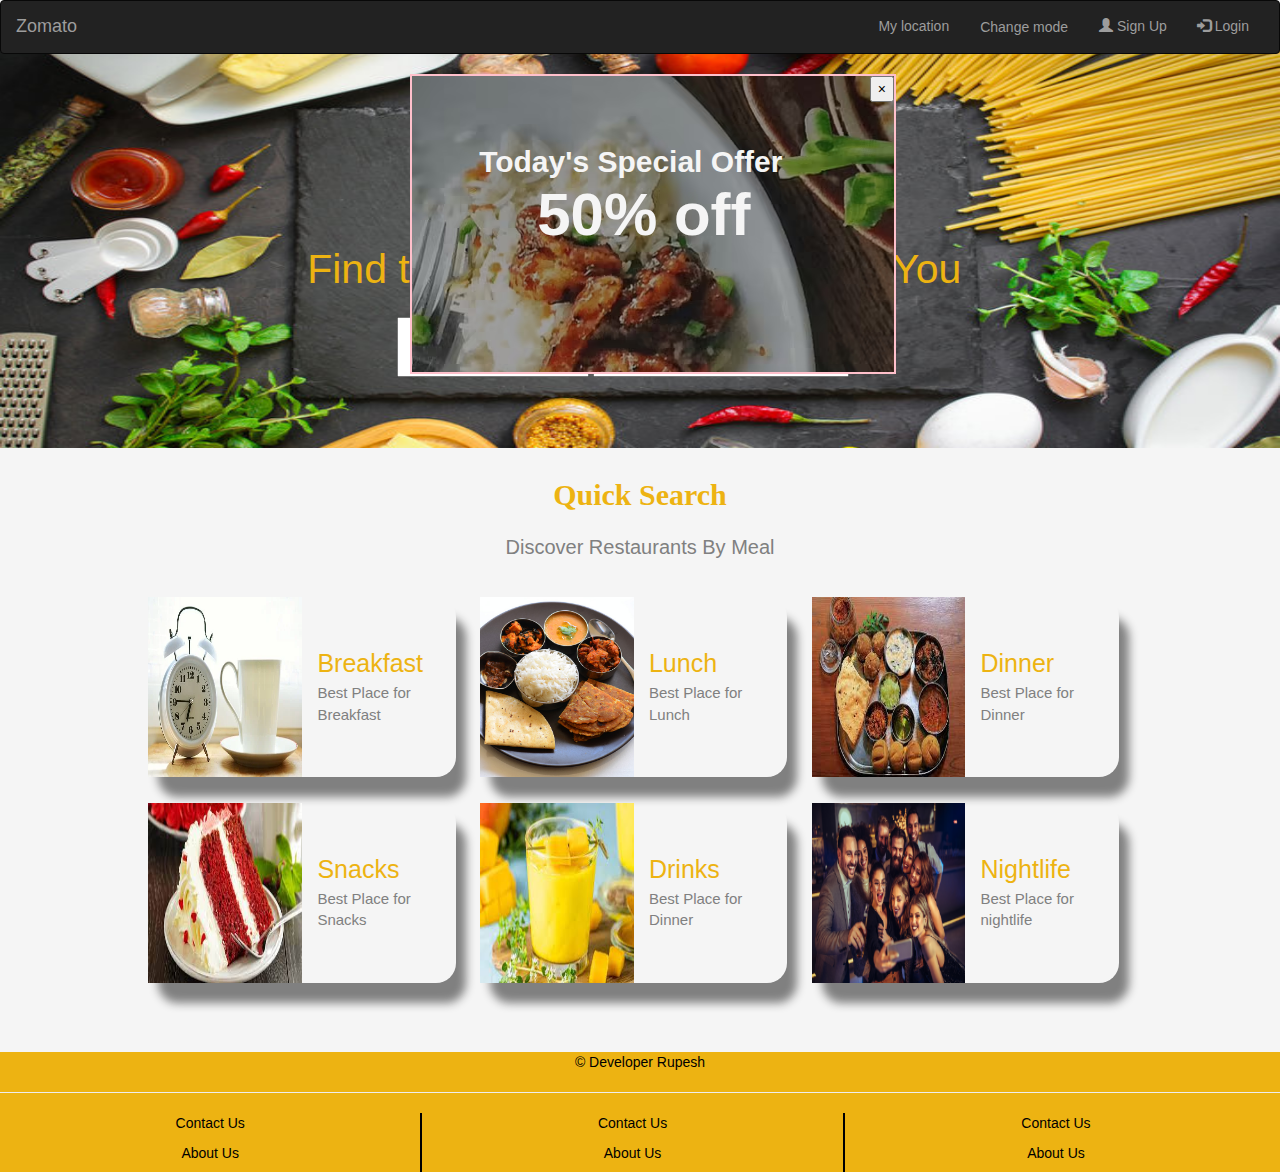
<file: index.html>
<html>
    <head>
        <title>Home Page</title>
        <link rel="stylesheet" href="https://maxcdn.bootstrapcdn.com/bootstrap/3.4.1/css/bootstrap.min.css">
        <script src="https://ajax.googleapis.com/ajax/libs/jquery/3.6.0/jquery.min.js"></script>
        <script src="https://maxcdn.bootstrapcdn.com/bootstrap/3.4.1/js/bootstrap.min.js"></script>
        <link rel="stylesheet" href="home.css"/>
        <script src="home.js"></script>
        <script>
            function changemode(){
               let mybody = document.body
               mybody.classList.toggle('mydark');
            }
        </script>
    </head>
    <body>
        <nav class="navbar navbar-inverse">
            <div class="container-fluid">
                <div class="navbar-header">
                    <button type="button" class="navbar-toggle" data-toggle="collapse" data-target="#edunav">
                        <span class="icon-bar"></span>
                        <span class="icon-bar"></span>
                        <span class="icon-bar"></span>
                    </button>
                    <a class="navbar-brand">
                        Zomato
                    </a>
                </div>
                <div class="navbar-collapse collapse">
                    <ul class="nav navbar-nav navbar-right">
                        <li><a id="geo">My location</a></li>
                        <li><a type="button" class="btn btn" onClick="changemode()">Change mode</a></li>
                        <li><a href="#"><span class="glyphicon glyphicon-user"></span> Sign Up</a></li>
                        <li><a href="#"><span class="glyphicon glyphicon-log-in"></span> Login</a></li>
                        
                    </ul>
                </div>
            </div>    
        </nav>
        <div id="coupon">
            <div class="couponbody">
                Today's Special Offer
                <p class="offer">50% off</p>
            </div>
           <div class="couponbtn"> <button type="button" onClick="closecoupon()">&times;</button>
            </div>
        </div>
        <div id="search">
            <div id="logo">
                <span>R!</span>
            </div>
            <div id="heading">
                Find the Best Restaurants Near You
            </div>
            <div class="dropdown" >
                <select id="city" onChange="getRestaurants()">
                    <option>Select Your City</option>
                </select>
                <select class="restSelect" id="restaurants">
                    <option>Select Your Restaurants</option>  
                </select>
            </div>
        </div>
        <div id="quickSearch">
            <span id="quickheading">
                Quick Search
            </span>
            <span id="subquickheading">
                Discover Restaurants By Meal
            </span>
            <div id="main">
                <div class="tileContainer">
                    <div class="tileComponent1">
                        <img src="Images/breakfast1.webp" alt="Breakfast"/>
                    </div>
                    <div class="tileComponent2">
                        <div class="componentheading">
                            <a href="./listing.html">Breakfast</a>
                        </div>
                        <div class="componentSubheading">
                            Best Place for Breakfast
                        </div>
                    </div>
                </div>
                <div class="tileContainer">
                    <div class="tileComponent1">
                        <img src="Images/indian-lunch.jpg" alt="Lunch"/>
                    </div>
                    <div class="tileComponent2">
                        <div class="componentheading">
                            <a href="./listing.html">Lunch</a>
                        </div>
                        <div class="componentSubheading">
                            Best Place for Lunch
                        </div>
                    </div>
                </div>
                <div class="tileContainer">
                    <div class="tileComponent1">
                        <img src="Images/dinne1.jpg" alt="dinner"/>
                    </div>
                    <div class="tileComponent2">
                        <div class="componentheading">
                            <a href="./listing.html">Dinner</a>
                        </div>
                        <div class="componentSubheading">
                            Best Place for Dinner
                        </div>
                    </div>
                </div>
                <div class="tileContainer">
                    <div class="tileComponent1">
                        <img src= "Images/dessert1.jpg" alt="Snacks"/>
                    </div>
                    <div class="tileComponent2">
                        <div class="componentheading">
                            <a href="./listing.html">Snacks</a>
                        </div>
                        <div class="componentSubheading">
                            Best Place for Snacks
                        </div>
                    </div>
                </div>
                <div class="tileContainer">
                    <div class="tileComponent1">
                        <img src= "Images/drinks1.jpg" alt="Drinks"/>
                    </div>
                    <div class="tileComponent2">
                        <div class="componentheading">
                            <a href="./listing.html">Drinks</a>
                        </div>
                        <div class="componentSubheading">
                            Best Place for Dinner
                        </div>
                    </div>
                </div>
                <div class="tileContainer">
                    <div class="tileComponent1">
                        <img src= "Images/nightlife.png" alt="Nightlife"/>
                    </div>
                    <div class="tileComponent2">
                        <div class="componentheading">
                            <a href="./listing.html">Nightlife</a>
                        </div>
                        <div class="componentSubheading">
                            Best Place for nightlife
                        </div>
                    </div>
                </div>
            </div>
        </div>
        <div id="footer">
            <p id="footText">&copy; Developer Rupesh </p>
            <hr/>
            <div class="footDiv">
                <p>Contact Us</p>
                <p>About Us</p>
            </div>
            <div class="footDiv">
                <p>Contact Us</p>
                <p>About Us</p>
            </div>
            <div class="footDiv noBorder">
                <p>Contact Us</p>
                <p>About Us</p>
            </div>    
        </div>
        <script>
            let x = document.getElementById("geo");
                  function geolocation(){
                    if(navigator.geolocation){
                         navigator.geolocation.getCurrentPosition(myposition)
                      }else{
                          x.innerText="Geo not Supported"
                     }
                  }

                  function myposition(data){
                    // console.log(data)
                    // x.innerText=`latitude is ${data.coords.latitude} and longitude is ${data.coords.longitude}`
                    let latitude = data.coords.latitude;
                    let longitude = data.coords.longitude;
                    const url =`https://api.openweathermap.org/data/2.5/forecast/daily?lat=${latitude}&lon=${longitude}&mode=json&units=metric&cnt=1&appid=fbf712a5a83d7305c3cda4ca8fe7ef29`;


                    ///api calling
                    fetch(url,{method:'GET'})
                    ////return promise
                    .then((res) => res.json())
                    ////return data
                    .then((data) => {
                      let cityname = data.city.name
                      let wheather = data.list[0].temp.night
                      x.innerText = `${cityname} at ${wheather}°C`;
                    })
                    
                  }

        </script>
        <script>
            window.onload = loadcoupon();
            window.onload = geolocation();
            window.onload = getcity();
        </script>
    </body>
</html>
</file>
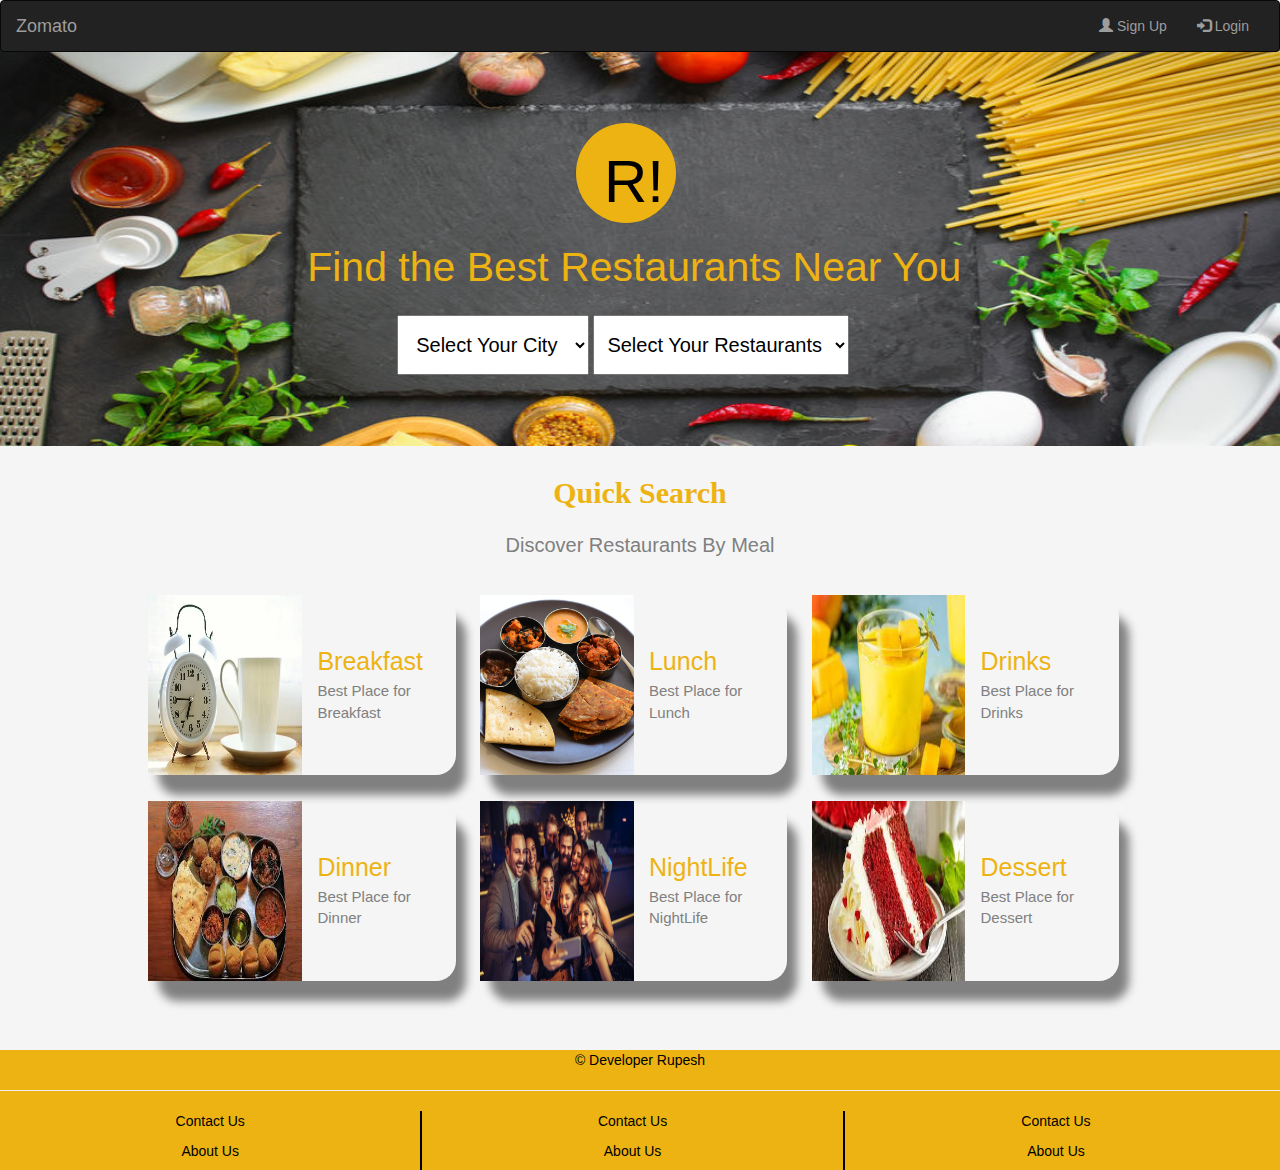
<file: home.html>
<html>
    <head>
        <title>Home Page</title>
        <link rel="stylesheet" href="https://maxcdn.bootstrapcdn.com/bootstrap/3.4.1/css/bootstrap.min.css">
        <script src="https://ajax.googleapis.com/ajax/libs/jquery/3.6.0/jquery.min.js"></script>
        <script src="https://maxcdn.bootstrapcdn.com/bootstrap/3.4.1/js/bootstrap.min.js"></script>
        <link rel="stylesheet" href="home.css"/>
    </head>
    <body>
        <nav class="navbar navbar-inverse">
            <div class="container-fluid">
                <div class="navbar-header">
                    <button type="button" class="navbar-toggle" data-toggle="collapse" data-target="#edunav">
                        <span class="icon-bar"></span>
                        <span class="icon-bar"></span>
                        <span class="icon-bar"></span>
                    </button>
                    <a class="navbar-brand">
                        Zomato
                    </a>
                </div>
                <div class="navbar-collapse collapse">
                    <ul class="nav navbar-nav navbar-right">
                        <li><a href="#"><span class="glyphicon glyphicon-user"></span> Sign Up</a></li>
                        <li><a href="#"><span class="glyphicon glyphicon-log-in"></span> Login</a></li>
                    </ul>
                </div>
            </div>    
        </nav>
        <div id="search">
            <div id="logo">
                <span>R!</span>
            </div>
            <div id="heading">
                Find the Best Restaurants Near You
            </div>
            <div class="dropdown">
                <select>
                    <option>Select Your City</option>
                    <option>Delhi</option>
                    <option>Mumbai</option>
                    <option>Pune</option>
                </select>
                <select class="restSelect">
                    <option>Select Your Restaurants</option>
                    <option>Cafe Mania</option>
                    <option>Hotel Taj</option>
                    <option>Roll House</option>
                </select>
            </div>
        </div>
        <div id="quickSearch">
            <span id="quickheading">
                Quick Search
            </span>
            <span id="subquickheading">
                Discover Restaurants By Meal
            </span>
            <div id="main">
                <div class="tileContainer">
                    <div class="tileComponent1">
                        <img src="Images/breakfast1.webp" alt="Breakfast"/>
                    </div>
                    <div class="tileComponent2">
                        <div class="componentheading">
                            <a href="../Listingpage/listing.html">Breakfast</a>
                        </div>
                        <div class="componentSubheading">
                            Best Place for Breakfast
                        </div>
                    </div>
                </div>
                <div class="tileContainer">
                    <div class="tileComponent1">
                        <img src="Images/indian-lunch.jpg" alt="Lunch"/>
                    </div>
                    <div class="tileComponent2">
                        <div class="componentheading">
                            <a href="../Listingpage/listing.html">Lunch</a>
                        </div>
                        <div class="componentSubheading">
                            Best Place for Lunch
                        </div>
                    </div>
                </div>
                <div class="tileContainer">
                    <div class="tileComponent1">
                        <img src="Images/drinks1.jpg" alt="Drinks"/>
                    </div>
                    <div class="tileComponent2">
                        <div class="componentheading">
                            <a href="../Listingpage/listing.html">Drinks</a>
                        </div>
                        <div class="componentSubheading">
                            Best Place for Drinks
                        </div>
                    </div>
                </div>
                <div class="tileContainer">
                    <div class="tileComponent1">
                        <img src="Images/dinne1.jpg" alt="Dinner"/>
                    </div>
                    <div class="tileComponent2">
                        <div class="componentheading">
                            <a href="../Listingpage/listing.html">Dinner</a>
                        </div>
                        <div class="componentSubheading">
                            Best Place for Dinner
                        </div>
                    </div>
                </div>
                <div class="tileContainer">
                    <div class="tileComponent1">
                        <img src="Images/nightlife.png" alt="Nightlife"/>
                    </div>
                    <div class="tileComponent2">
                        <div class="componentheading">
                            <a href="../Listingpage/listing.html">NightLife</a>
                        </div>
                        <div class="componentSubheading">
                            Best Place for NightLife
                        </div>
                    </div>
                </div>
                <div class="tileContainer">
                    <div class="tileComponent1">
                        <img src="Images/dessert1.jpg" alt="Dessert"/>
                    </div>
                    <div class="tileComponent2">
                        <div class="componentheading">
                            <a href="../Listingpage/listing.html">Dessert</a>
                        </div>
                        <div class="componentSubheading">
                            Best Place for Dessert
                        </div>
                    </div>
                </div>
            </div>
        </div>
        <div id="footer">
            <p id="footText">&copy; Developer Rupesh </p>
            <hr/>
            <div class="footDiv">
                <p>Contact Us</p>
                <p>About Us</p>
            </div>
            <div class="footDiv">
                <p>Contact Us</p>
                <p>About Us</p>
            </div>
            <div class="footDiv noBorder">
                <p>Contact Us</p>
                <p>About Us</p>
            </div>    
        </div>
    </body>
</html>
</file>
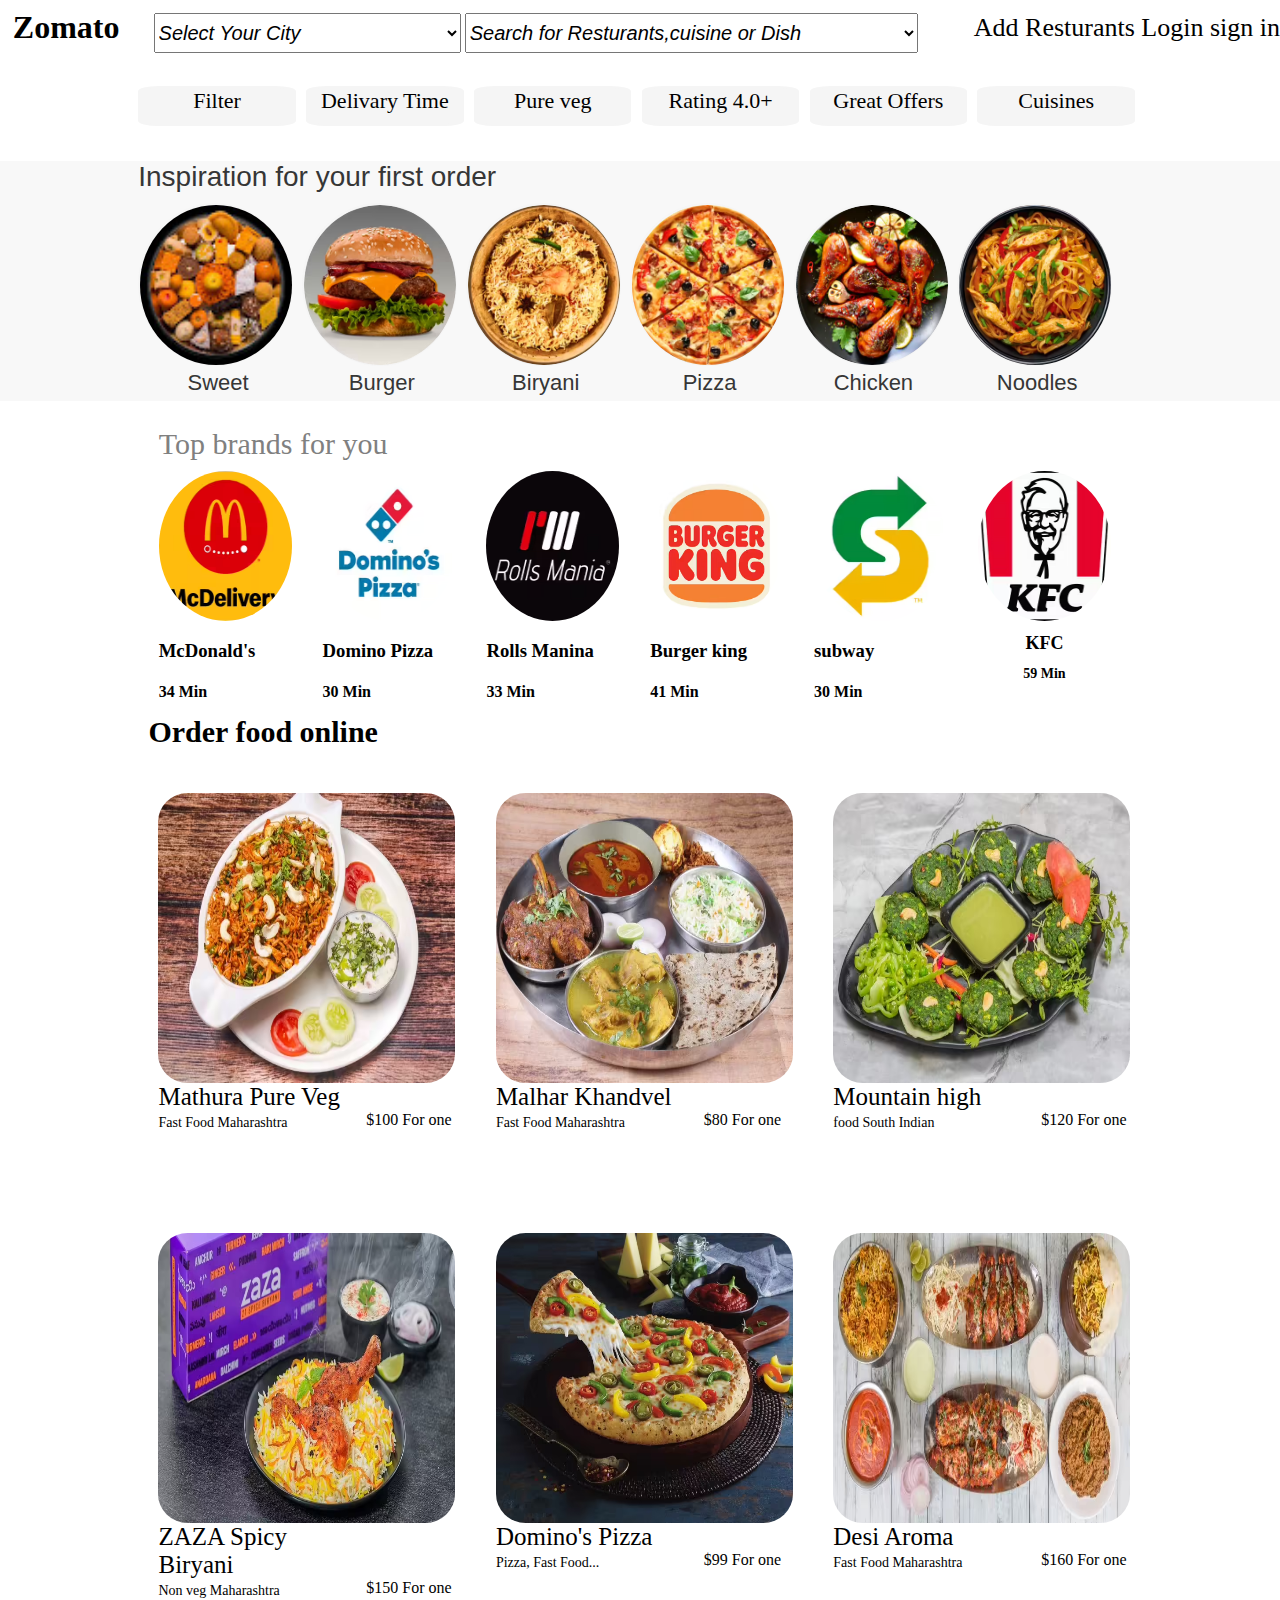
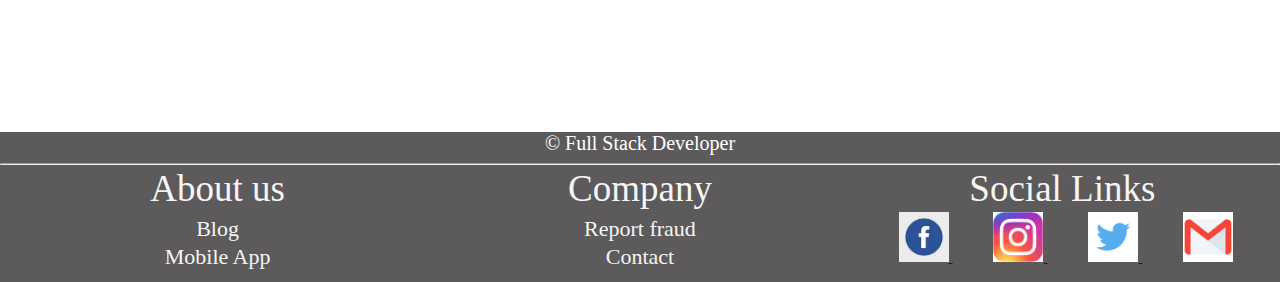
<file: listing.html>
<html>
    <head>
        <title>Zomato</title>
        <link rel="stylesheet" href="listing.css">
        <link href="./images/zicon.png" rel="icon">
    </head>
    <body>
        <div id="header">
            <div id="icon">
                <h1>Zomato</h1>
            </div>  
                <div id="add">
                    <span class="triple">Add Resturants</span>
                    <span class="triple">Login</span>
                    <span class="triple">sign in</span>
                </div>
                <div id="searchbox"></div>
                <div class="dropdown">
                    <select>
                        <option>Select Your City</option>
                        <option>Pune</option>
                        <option>Mumbai</option>
                   </select>
                   <select class="restselect">
                     <option>Search for Resturants,cuisine or Dish</option>
                     <option>Tani Cafe</option>
                     <option>Taj Hotel</option>
                </select>
                 </div>
        </div>
        <div id="type">
            <div class="filterbox">
                <span>Filter</span>
            </div>   
            <div class="filterbox">
                <span>Delivary Time</span>
            </div>
            <div class="filterbox">
                <span>Pure veg</span>
            </div>
            <div class="filterbox">
                <span>Rating 4.0+</span>
            </div>
            <div class="filterbox"> 
                <span>Great Offers</span>
            </div>
            <div class="filterbox">
                <span>Cuisines</span>
            </div>
            
        </div>
        <div id="inspirationblock">
            <div id="insborder">
                <div id="insheading">
                    Inspiration for your first order
                </div>
                <div class="insbox">
                    <div class="insround">
                        <img src="./Images/Sweet.jpg" alt="sweetimage">
                    </div>
                    <div class="inssquare">
                        <span>Sweet</span></div>
                </div>
                <div class="insbox">
                    <div class="insround">
                        <img src="./Images/burger.avif" alt="Burgerimage">
                    </div>
                    <div class="inssquare">
                        <span>Burger</span></div>
                </div>
                <div class="insbox">
                    <div class="insround">
                        <img src="./Images/BIryani.avif" alt="Biryaniimage">
                    </div>
                    <div class="inssquare">
                        <span>Biryani</span></div>
                </div>
                <div class="insbox">
                    <div class="insround">
                        <img src="./Images/pizza.avif" alt="Pizzaimage">
                    </div>
                    <div class="inssquare">
                        <span>Pizza</span></div>
                </div>
                <div class="insbox">
                    <div class="insround">
                        <img src="./Images/chicjen.webp" alt="chickenimage">
                    </div>
                    <div class="inssquare">
                        <span>Chicken</span></div>
                </div>
                <div class="insbox">
                    <div class="insround">
                        <img src="./Images/noodies.avif" alt="Noodlesimage">
                    </div>
                    <div class="inssquare">
                        <span>Noodles</span></div>
                </div>
            </div>
        </Div>
        <div id="brands">
            <div id="brandsheading">Top brands for you</div>
            <div class="brandsbox" >
                    <div class="brandsround">
                        <img src="./Images/Mcdelivery.avif" alt="McDonlads Image">
                    </div>
                    <div class="brandssquare">
                        <h3>McDonald's</h3>
                        <h4>34 Min</h4>
                    </div> 
            </div>
            <div class="brandsbox" >
                <div class="brandsround">
                    <img src="./Images/donimo.avif" alt="Dominp Image">
                </div>
                <div class="brandssquare">
                    <h3>Domino Pizza</h3>
                    <h4>30 Min</h4>
                </div>   
            </div>
            <div class="brandsbox" >
                <div class="brandsround">
                    <img src="./Images/rolls mania.avif" alt="Rolls Mania Image">
                </div>
                <div class="brandssquare">
                    <h3>Rolls Manina</h3>
                    <h4>33 Min</h4>
                </div>    
            </div>
            <div class="brandsbox" >
                <div class="brandsround">
                    <img src="./Images/burgerking.avif" alt="Burger Image">
                </div>
                <div class="brandssquare">
                    <h3>Burger king</h3>
                    <h4>41 Min</h4>
                </div>
            </div>
            <div class="brandsbox" >
                <div class="brandsround">
                    <img src="./Images/subway.avif" alt="subway Image">
                </div>
                <div class="brandssquare">
                    <h3>subway</h3>
                    <h4>30 Min</h4>
                </div>
            </div>
            <div class="brandsbox" >
                <div class="brandsround">
                    <img src="./Images/Kfc.avif" alt="KFC Image">
                </div>
                <div class="brandssquare">
                    <h1>KFC</h1>
                    <h2>59 Min</h2>
                </div>
            </div>
        </div>
    <div id="varity">
        <H3>Order food online</H3>
        <div class="varitybox">
            <div class="varityimgpart">
                <img src="./Images/mathura pune.avif" alt="Food image">
            </div>
            <div class="varityimgdis">
                <div class="varitydisheading">Mathura Pure Veg</div>
                <div class="varitydissubheading">Fast Food Maharashtra</div>
                <div class="varityprize">
                    <p>$100 For one</p>
                </div>
            </div>
        </div>
        <div class="varitybox">
            <div class="varityimgpart">
                <img src="./Images/Malhar khanavel.avif" alt="Food image">
            </div>
            <div class="varityimgdis">
                <div class="varitydisheading">Malhar Khandvel</div>
                <div class="varitydissubheading">Fast Food Maharashtra</div>
                <div class="varityprize">
                    <p>$80 For one</p>
                </div>
            </div>
        </div>
        <div class="varitybox">
            <div class="varityimgpart">
                <img src="./Images/Mountain high.avif" alt="Food image">
            </div>
            <div class="varityimgdis">
                <div class="varitydisheading">Mountain high</div>
                <div class="varitydissubheading">food South Indian</div>
                <div class="varityprize">
                    <p>$120 For one</p>
                </div>
            </div>
        </div>
        <div class="varitybox">
            <div class="varityimgpart">
                <img src="./Images/zaza spicy biryani.avif" alt="Food image">
            </div>
            <div class="varityimgdis">
                <div class="varitydisheading">ZAZA Spicy Biryani</div>
                <div class="varitydissubheading">Non veg Maharashtra</div>
                <div class="varityprize">
                    <p>$150 For one</p>
                </div>
            </div>
        </div>
        <div class="varitybox">
            <div class="varityimgpart">
                <img src="./Images/Dominos pizza.avif" alt="Food image">
            </div>
            <div class="varityimgdis">
                <div class="varitydisheading">Domino's Pizza</div>
                <div class="varitydissubheading">Pizza, Fast Food... </div>
                <div class="varityprize">
                    <p>$99 For one</p>
                </div>
            </div>
        </div>
        <div class="varitybox">
            <div class="varityimgpart">
                <img src="./Images/Desi aroma.avif" alt="Food image">
            </div>
            <div class="varityimgdis">
                <div class="varitydisheading">Desi Aroma</div>
                <div class="varitydissubheading">Fast Food Maharashtra</div>
                <div class="varityprize">
                    <p>$160 For one</p>
                </div>
            </div>
        </div>
    </div>
    <div id="footer" >        <!-- foorterstart -->
        <div id="copytext">&copy; Full Stack Developer</div>
        <hr>
        <div class="footdev">
              <div class="footheading">About us </div>
              <div class="footsubheading">
                <p>Blog</p>
                <p>Mobile App</p>
            </div>         
        </div>
        <div class="footdev">
            <div class="footheading">Company</div>
              <div class="footsubheading">
                <p>Report fraud</p>
                <p>Contact</p>
            </div>         
        </div>
        <div class="footdev ">
            <div class="footheading">Social Links</div>
            <div id="social">
                <a href="https://www.facebook.com/" target="_blank">
                    <img src="./Images/facebook logo.jpg" alt="facebookImage" class="slogo">
                </a>
                <a href="https://www.instagram.com/" target="_blank">
                    <img src="./Images/instagram.jpg" alt="instagramImage" class="slogo">
                </a>
                <a href="https://www.twitter.com/" target="_blank">
                    <img src="./Images/Twitter.png" alt="twitterImage" class="slogo">
                </a>
                <a href="https://www.gmail.com/" target="_blank">
                    <img src="./Images/mail.png" alt="gmailImage" class="slogo">
                </a>
            </div>
            
        </div>
        </div>
    </div>    
</body>
</html>
</file>
<file: home.css>
body{
    background-color: whitesmoke;
    color: black;
}

a{
    text-decoration: none;
}

#header{
    height:60px;
    background-color:#edb312;
}

#icon{
    float: left;
    margin-left:1%;
    margin-top:-1%
}


#social{
    float: right; 
}

.slogo{
    height:50px;
    width:50px;
}

#search{
    height: 400px;
    width: 100%;
    background-image: url(Images/food-wallpaper.png);
    background-repeat: no-repeat;
    background-size:100% 400px;
    margin-top: -2%;
}

#logo{
    height: 100px;
    width: 100px;
    background-color:#edb312;
    border-radius: 50%;
    margin-left: 45%;
    margin-top:6%;
    position:absolute;
    animation:revolve 5s infinite
}

@keyframes revolve{
    0% {transform:rotate(30deg)}
    25% {transform:rotate(90deg)}
    50% {transform:rotate(180deg)}
    75% {transform:rotate(270deg)}
    100% {transform:rotate(360deg)}

}
#logo>span{
    margin-left: 28%;
    margin-top:16%;
    position:absolute;
    font-size: 60px;
}

#heading{
    margin-left: 24%;
    margin-top: 15%;
    position: absolute;
    font-size: 41px;
    color: #edb312;
}

.dropdown{
    height: 60px;
    width: 50%;
    margin-left:31%;
    margin-top:21%;
    position: absolute;
}

select{
    height:60px;
    width:30%;
    font-size:20px;
    text-align:center;
}

.restSelect{
    width:40%;
}

/*QuickSearch CSS*/
#quickSearch{
    width:80%;
    margin-left:10%;
    margin-top: 2%;
}

#quickheading{
    text-align: center;
    font-size:30px;
    font-weight:bold;
    color:#edb312;
    display:block;
    font-family:Georgia, 'Times New Roman', Times, serif;
}

#subquickheading{
    text-align: center;
    font-size:20px;
    color:gray;
    display:block;
    line-height:3;
}

.tileContainer{
    height:180px;
    width:30%;
    display:inline-block;
    margin-left:2%;
    margin-top:2%;
    box-shadow: 10px 20px 10px gray;
    border-radius: 20px;
}

.tileContainer:hover{
    transform:scale(1.1)

}

.tileComponent1{
    height:180px;
    width:50%;
    float:left;
}

.tileComponent1 > img{
    height:180px;
    width:100%;
}

.tileComponent2{
    width:45%;
    margin-top: 16%;
    margin-left: 5%;
    float:left;
}

.componentheading > a{
    color:#edb312;
    font-size:25px;
}

.componentSubheading{
    color:gray;
    font-size:15px;
}
/*footer CSS*/
#footer{
    height:120px;
    width:100%;
    margin-top: 5%;
    background-color:#edb312;
}

#footText{
    text-align: center;
}

.footDiv{
    height:59px;
    width:33%;
    float: left;
    border-right: 2px solid black;
    text-align: center;
}

.noBorder{
    border:none 
}
#coupon{
    background-image: url(./Images/coupan.avif);
    height: 300px;
    width: 38%;
    margin-left: 32%;
    border: 2px solid pink;
    z-index: 100;
    position: absolute;
    display: block;
}

.couponbody{
    margin-top: 65px;
    margin-left:14%;
    font-size:30px;
    font-weight: bold;
    color:whitesmoke;

}
.offer{
    margin-top: -12px;
    margin-left:14%;
    font-size:60px;
    font-weight: bold;
    color:whitesmoke;
    
    
}
.couponbtn{
    margin-top: -192px;
    float: right;

}


@media screen  and (max-width:1400px){
    

}

@media screen  and (max-width:1200px){
   
    .dropdown {
        width: 60%;
        margin-left: 28%;
        margin-top: 26%;
    }
    #heading {
        margin-left: 23%;
        margin-top: 19%;
        font-size: 37px;
    }
    #logo {
        margin-top: 8%;
    }
}

@media screen  and (max-width:1000px){
    
    .dropdown {
        margin-left: 23%;
        margin-top: 30%;
        width:73%;
    }
    #heading {
        margin-left: 23%;
        margin-top: 24%;
        font-size: 30px;
    }
    #logo {
        margin-left: 43%;
        margin-top:10%;
    }

}

@media screen  and (max-width:800px){
   
    .dropdown {
        margin-left: 24%;
        margin-top: 45%;
    }
    #heading {
        margin-left: 23%;
        margin-top: 36%;
        font-size: 19px;
    }
    #logo {
        margin-top: 15%;
        margin-left: 42%;
    }
    .tileContainer {
        width: 100%;
    }
}

@media screen  and (max-width:500px){
   
    #logo {
        height: 85px;
        width: 85px;
        margin-left: 40%;
        margin-top: 20%;
    }
    .dropdown {
        margin-left: 24%;
        margin-top: 55%;
    }
    #heading {
        margin-left: 24%;
        margin-top: 44%;
        font-size: 16px;
    }
}

.mydark{
    background-color: black;
    color: whitesmoke;
}
</file>
<file: listing.css>
body{
    margin: auto;
}
/*header css*/    
#header{
    height: 60px;
    width: 100%;
    background-color: white;
}
#icon{
    float: left;
    margin-left: 1%;
    margin-top: -1%;
    color: black;

}
#add{
    float: right;
    color: black;
    font-size: 26px;
    margin-left:0%;
    margin-top: 1%;
}
.dropdown{
    height: 40px;
    width: 60%;
    margin-left:12%;
    margin-top: 1%;
  
    position:absolute
}
select{
    height: 40px;
    width: 40%;
    font-size: 20px;
    font-style: italic;
    
}
.restselect{
    width: 59%;
}

/* filter css */
#type{
    height: 50px;
    width: 80%;
    
    margin-top: 2%;
    margin-left: 10%;
    
}

.filterbox{
    height: 36px;
    width: 15%;
    border:2px solid whitesmoke;
    background-color: whitesmoke;
    margin-left: 1%;
    float: left;
    text-align: center;
    border-radius: 13%;
   
    
    
}

.filterbox > span{
    font-size: 22px;
    text-align: center;
    

} 
    






/* inspiration */
#inspirationblock{
    height: 240px;
    width: 100%;
    background-color: rgb(248, 248, 248);
    margin-top: 2%;
}
#insborder{
    height: 239px;
    width: 80%;
    
    margin-top: 2%;
    margin-left: 10%;

}
#insheading{
    font-size: 28px;
    margin-left: 1%;
    font-family: okra,Helvetica,sans-serif;
   color: rgb(54, 54, 54);
    
    

}
.insbox{
    height: 200px;
    width: 15%;
    
    float: left;
    margin-left: 1%;
    margin-top: 1%;
    

}
.insround{
    height: 160px;
    width: 99%;
    border: 1px solid whitesmoke;
    border-radius: 60%;

}
.insround > img{
    height: 160px;
    width: 100%;
    border: 1px solid whitesmoke;
    border-radius: 60%;
}

.inssquare{
    height: 37px;
    width: 99%;
    
    text-align: center;
    margin-top: 3%;
    

}
.inssquare > span{
   font-size: 22px;
   text-align: center;
   margin-left: 5%;
   margin-top: 2%;
   font-family: okra,Helvetica,sans-serif;
   color: rgb(54, 54, 54);
}





/* top brands css */
#brands{
    height: 275Px;
    width: 80%;
    
    margin-top: 2%;
    margin-left: 10%;
}
#brandsheading{
   font-size: 30px;
   color: grey;
   margin-left: 3%;
}




.brandsbox{
    height: 229Px;
    width: 13%;
    
    margin-top: 1%;
    margin-left: 3%;
    float: left;

    
}

.brandsround{
    height: 150px;
    width: 100%;
    
    border-radius: 74%;

}
.brandssquare{
    height: 76px;
    width: 100%;
    
    


}
.brandsround > img{
    height: 150px;
    width: 100%;
   
    border-radius: 74%;

}
.brandssquare > h1{
    font-size: 18px;
    text-align: center;
}
.brandssquare > h2{
    font-size: 14px;
    text-align: center;
}




/* many of items css */
#varity{
    height: 1000Px;
    width: 80%;
    
    margin-top: 2%;
    margin-left: 10%;
}
#varity > h3{
    font-size: 30px;
    margin-left: 2%;
    line-height: 1%;
    
}
.varitybox{
    height: 400px;
    width: 29%;
    border: 10px solid white;
    float: left;
    margin-left: 2%;
    margin-top: 2%;
    border-radius: 10%;

}
.varityimgpart{
    height: 290px;
    width: 100%;
    
    position: relative;



}
.varityimgpart > img{
    height: 290px;
    width: 100%;
    border-radius: 10%;

}
.varitydisheading{
    font-size: 25px;
    line-height: 28px;


}
.varitydissubheading{
    font-size: 14px;
    line-height: 24px;
}


.varityimgdis{
    height: 107px;
    width: 70%;
    
    position: relative;



}
.varityprize{
    height: 106px;
    width: 42%;
    margin-left: 100%;
    margin-top: -24%;
    position: absolute;
    

}
.varityprize > p{
    margin-top: 30%;

    
}

/*Footer css*/
#footer{
    height: 150px;
    width: 100%;
    background-color: rgb(92 90 90);
}
#copytext{
    text-align: center;
    font-size: 20px;
    color: white;
    margin top: 1%;

}
.footdev{
    height: 100px;
    width: 32%;
    
    float: left;
    margin-left: 1%;

}
.footheading{
    font-size: 37px;
    text-align: center;
    color: whitesmoke;
    line-height: 85%;

}
.footsubheading{
    font-size: 22px;
    text-align: center;
    color: whitesmoke;
    line-height: 26%;

}
.slogo{
    height: 50px;
    width: 50px;
    margin-top: 2%;
    margin-left: 10%;
    

}
</file>
